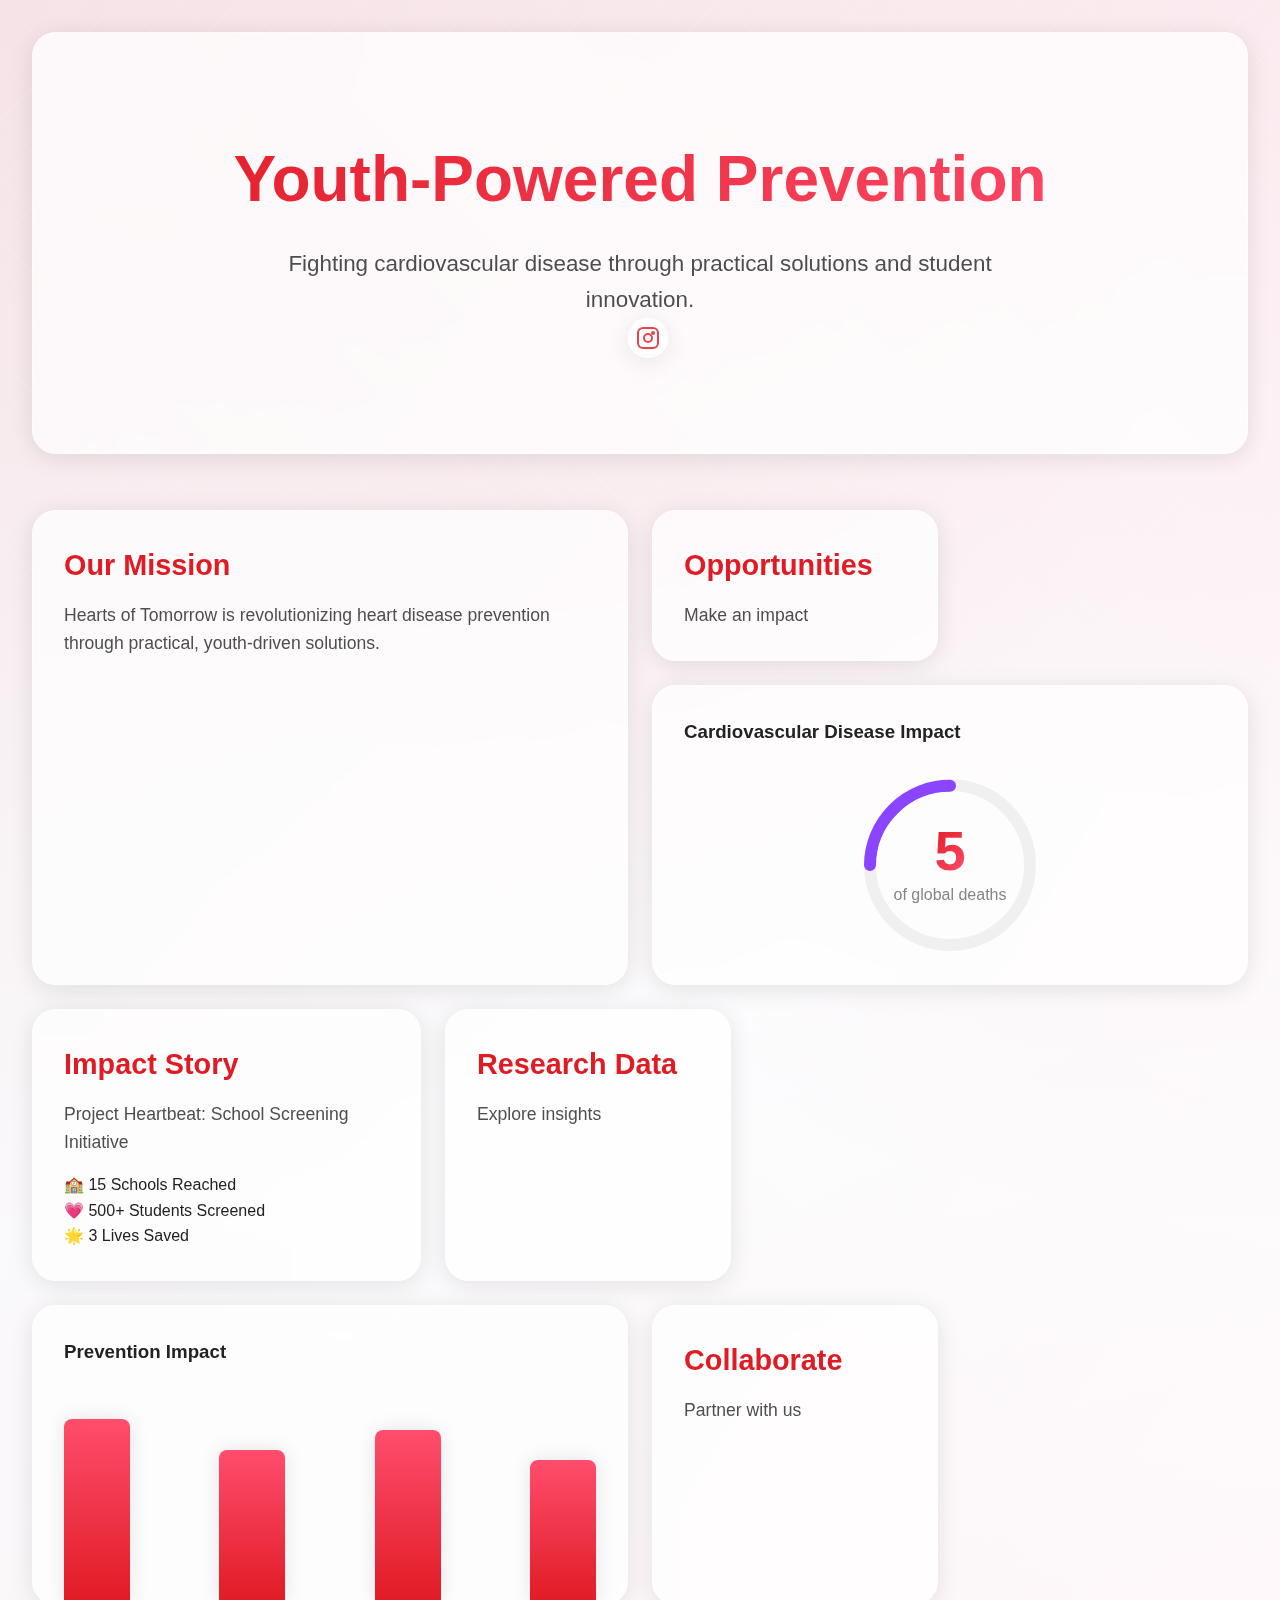
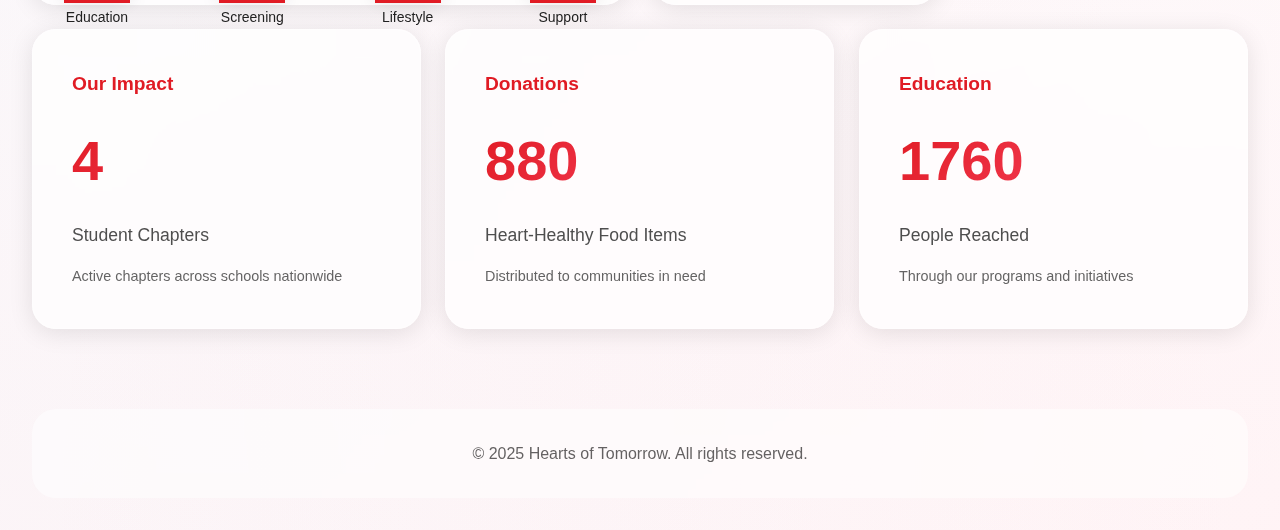
<file: index.html>
<!DOCTYPE html>
<html lang="en">
<head>
  <meta charset="UTF-8" />
  <meta name="viewport" content="width=device-width, initial-scale=1.0"/>
  <title>Hearts of Tomorrow</title>
  <link rel="stylesheet" href="style.css">
</head>
<body>
  <div class="container">
    <section class="hero">
      <h1>Youth-Powered Prevention</h1>
      <p>Fighting cardiovascular disease through practical solutions and student innovation.</p>
      <a href="https://www.instagram.com/heartsoftmrw/" class="social-icon" target="_blank" rel="noopener noreferrer">
        <svg viewBox="0 0 24 24">
          <rect x="2" y="2" width="20" height="20" rx="5" />
          <circle cx="12" cy="12" r="4" />
          <circle cx="17" cy="7" r="1" />
        </svg>
      </a>
    </section>

    <div class="bento-grid">
      <div class="bento-box large">
        <h2>Our Mission</h2>
        <p>Hearts of Tomorrow is revolutionizing heart disease prevention through practical, youth-driven solutions.</p>
      </div>

      <a href="opportunities.html" class="bento-box small">
        <h2>Opportunities</h2>
        <p>Make an impact</p>
      </a>

      <div class="chart-container">
        <h3>Cardiovascular Disease Impact</h3>
        <div class="circle-chart">
          <svg viewBox="0 0 100 100">
            <circle 
              cx="50" 
              cy="50" 
              r="40" 
              fill="none" 
              stroke="#f0f0f0" 
              stroke-width="6"
            />
            <path
              d="M50 10 A40 40 0 0 1 89.6 50"
              fill="none"
              stroke="#8b44ff"
              stroke-width="6"
              stroke-linecap="round"
            />
          </svg>
          <div class="chart-label">
            <div class="metric-value" style="color: #e01b24;">31</div>
            <div class="metric-label">of global deaths</div>
          </div>
        </div>
      </div>

      <div class="bento-box medium">
        <h2>Impact Story</h2>
        <p>Project Heartbeat: School Screening Initiative</p>
        <ul style="list-style: none; margin-top: 1rem;">
          <li>🏫 15 Schools Reached</li>
          <li>💗 500+ Students Screened</li>
          <li>🌟 3 Lives Saved</li>
        </ul>
      </div>

      <a href="datasets.html" class="bento-box small">
        <h2>Research Data</h2>
        <p>Explore insights</p>
      </a>

      <div class="chart-container">
        <h3>Prevention Impact</h3>
        <div class="bar-chart" id="preventionChart">
          <div class="bar" style="height: 90%" data-value="90%" data-label="Education"></div>
          <div class="bar" style="height: 75%" data-value="75%" data-label="Screening"></div>
          <div class="bar" style="height: 85%" data-value="85%" data-label="Lifestyle"></div>
          <div class="bar" style="height: 70%" data-value="70%" data-label="Support"></div>
        </div>
      </div>

      <a href="collaborate.html" class="bento-box small">
        <h2>Collaborate</h2>
        <p>Partner with us</p>
      </a>

      <div class="metric-card large">
        <h3>Our Impact</h3>
        <div class="metric-value" id="chapterCount">25</div>
        <div class="metric-label">Student Chapters</div>
        <p class="metric-description">Active chapters across schools nationwide</p>
      </div>

      <div class="metric-card large">
        <h3>Donations</h3>
        <div class="metric-value" id="donationCount">5000</div>
        <div class="metric-label">Heart-Healthy Food Items</div>
        <p class="metric-description">Distributed to communities in need</p>
      </div>

      <div class="metric-card large">
        <h3>Education</h3>
        <div class="metric-value" id="educationCount">10000</div>
        <div class="metric-label">People Reached</div>
        <p class="metric-description">Through our programs and initiatives</p>
      </div>
    </div>
  </div>

  <footer>
    <p>&copy; 2025 Hearts of Tomorrow. All rights reserved.</p>
  </footer>

  <script>
    document.addEventListener('DOMContentLoaded', function() {
      // Counter animation
      const counters = document.querySelectorAll('.metric-value');
      counters.forEach(counter => {
        const target = parseInt(counter.innerText);
        let count = 0;
        const duration = 2000;
        const increment = target / (duration / 16);

        const updateCount = () => {
          if (count < target) {
            count += increment;
            counter.innerText = Math.round(count);
            requestAnimationFrame(updateCount);
          } else {
            counter.innerText = target;
          }
        };

        updateCount();
      });

      // Initialize circle chart animations
      const circles = document.querySelectorAll('.circle-chart .progress');
      circles.forEach(circle => {
        const percentage = circle.getAttribute('data-percentage');
        const circumference = 2 * Math.PI * 45;
        const offset = circumference - (percentage / 100) * circumference;
        circle.style.strokeDasharray = `${circumference - offset} ${circumference}`;
      });
    });
  </script>
</body>
</html>
</file>
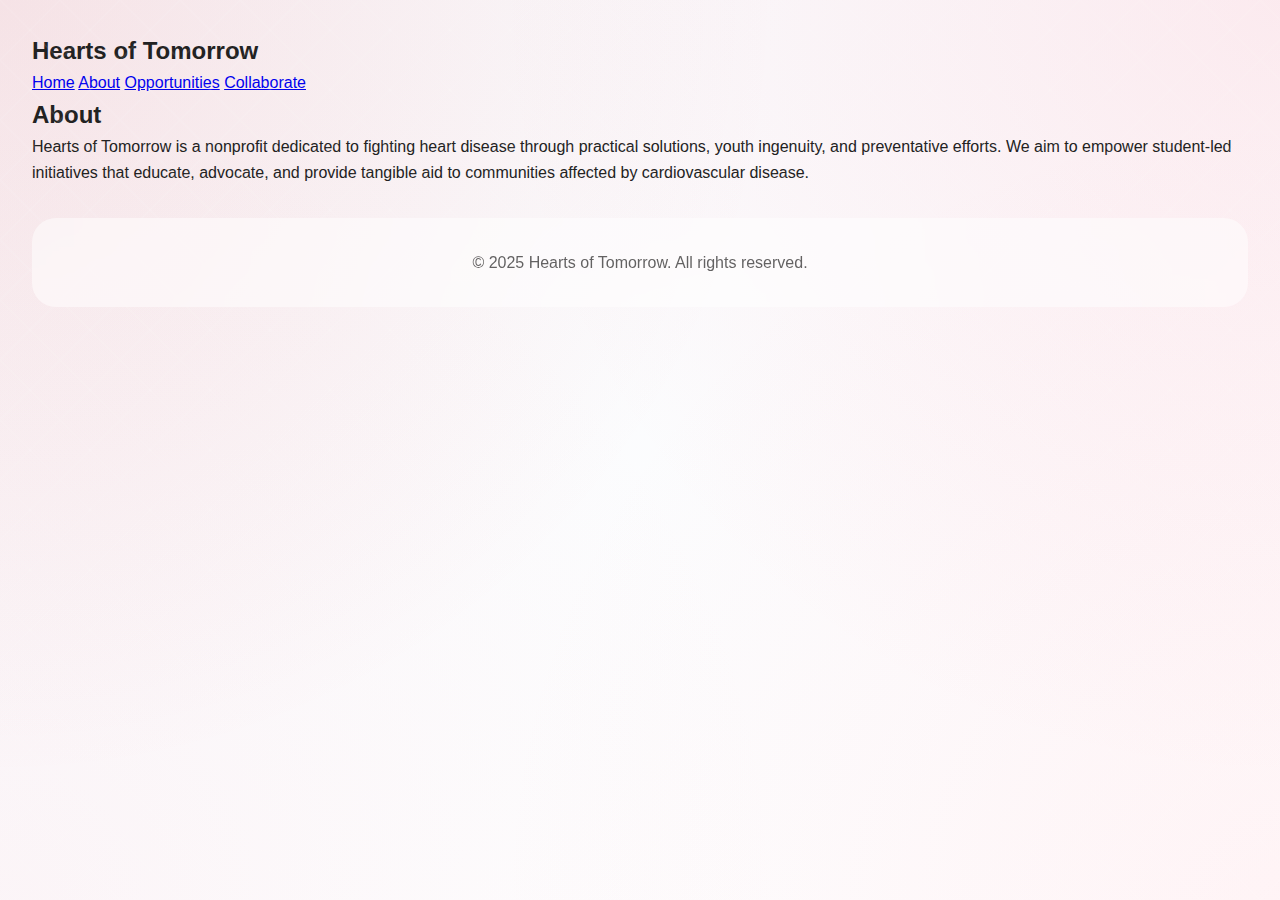
<file: about.html>
<!DOCTYPE html>
<html lang="en">
<head>
  <meta charset="UTF-8" />
  <meta name="viewport" content="width=device-width, initial-scale=1.0"/>
  <title>About | Hearts of Tomorrow</title>
  <link rel="stylesheet" href="style.css">
</head>
<body>
  <header>
    <h2>Hearts of Tomorrow</h2>
    <nav>
      <a href="index.html">Home</a>
      <a href="about.html">About</a>
      <a href="opportunities.html">Opportunities</a>
      <a href="collaborate.html">Collaborate</a>
    </nav>
  </header>

  <section>
    <h2>About</h2>
    <p>Hearts of Tomorrow is a nonprofit dedicated to fighting heart disease through practical solutions, youth ingenuity, and preventative efforts. We aim to empower student-led initiatives that educate, advocate, and provide tangible aid to communities affected by cardiovascular disease.</p>
  </section>

  <footer>
    <p>&copy; 2025 Hearts of Tomorrow. All rights reserved.</p>
  </footer>
</body>
</html>
</file>
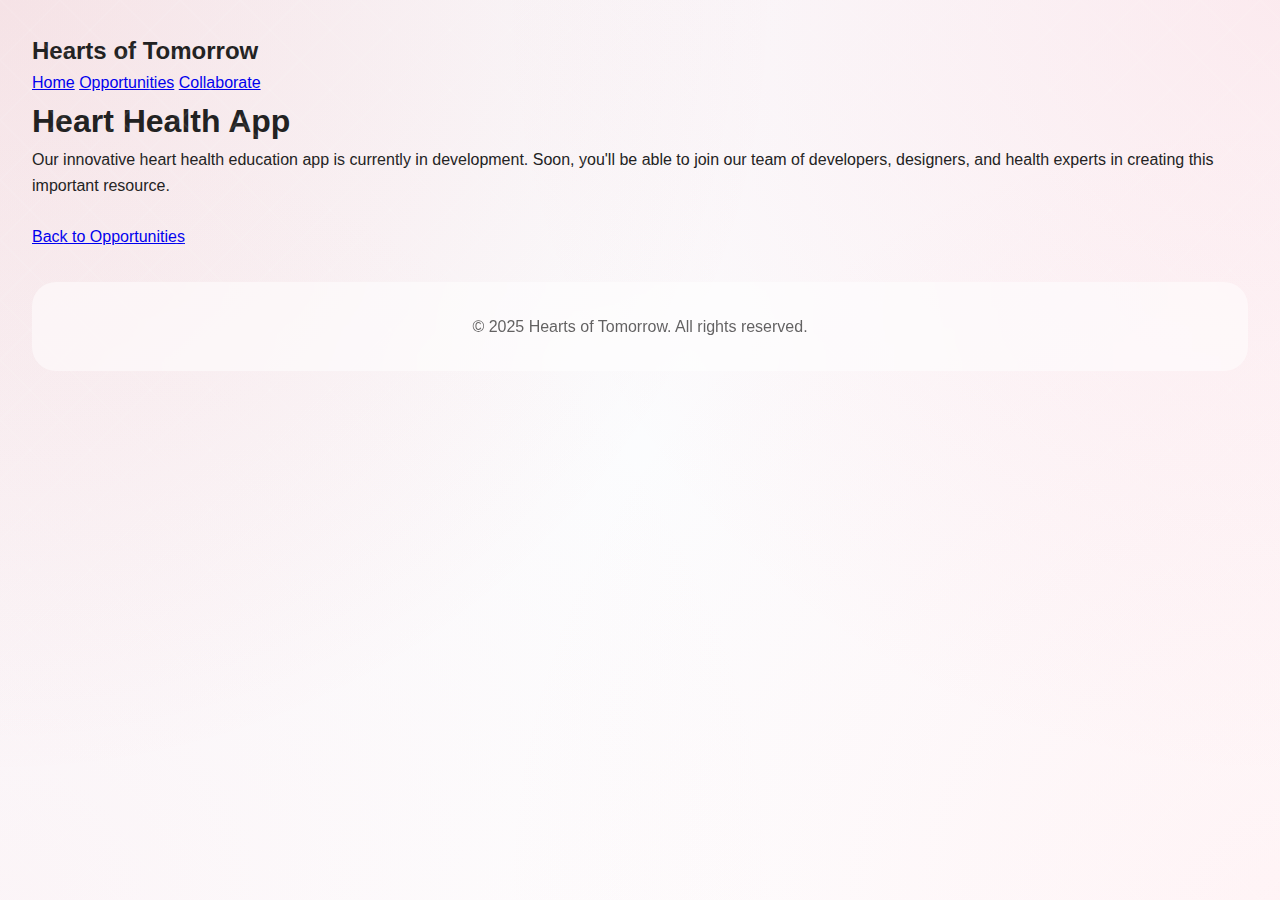
<file: app.html>
<!DOCTYPE html>
<html lang="en">
<head>
  <meta charset="UTF-8" />
  <meta name="viewport" content="width=device-width, initial-scale=1.0"/>
  <title>The App | Hearts of Tomorrow</title>
  <link rel="stylesheet" href="style.css">
</head>
<body>
  <header>
    <h2>Hearts of Tomorrow</h2>
    <nav>
      <a href="index.html">Home</a>
      <a href="opportunities.html">Opportunities</a>
      <a href="collaborate.html">Collaborate</a>
    </nav>
  </header>

  <section class="coming-soon">
    <h1>Heart Health App</h1>
    <p>Our innovative heart health education app is currently in development. Soon, you'll be able to join our team of developers, designers, and health experts in creating this important resource.</p>
    <br>
    <a href="opportunities.html" class="btn">Back to Opportunities</a>
  </section>

  <footer>
    <p>&copy; 2025 Hearts of Tomorrow. All rights reserved.</p>
  </footer>
</body>
</html>
</file>
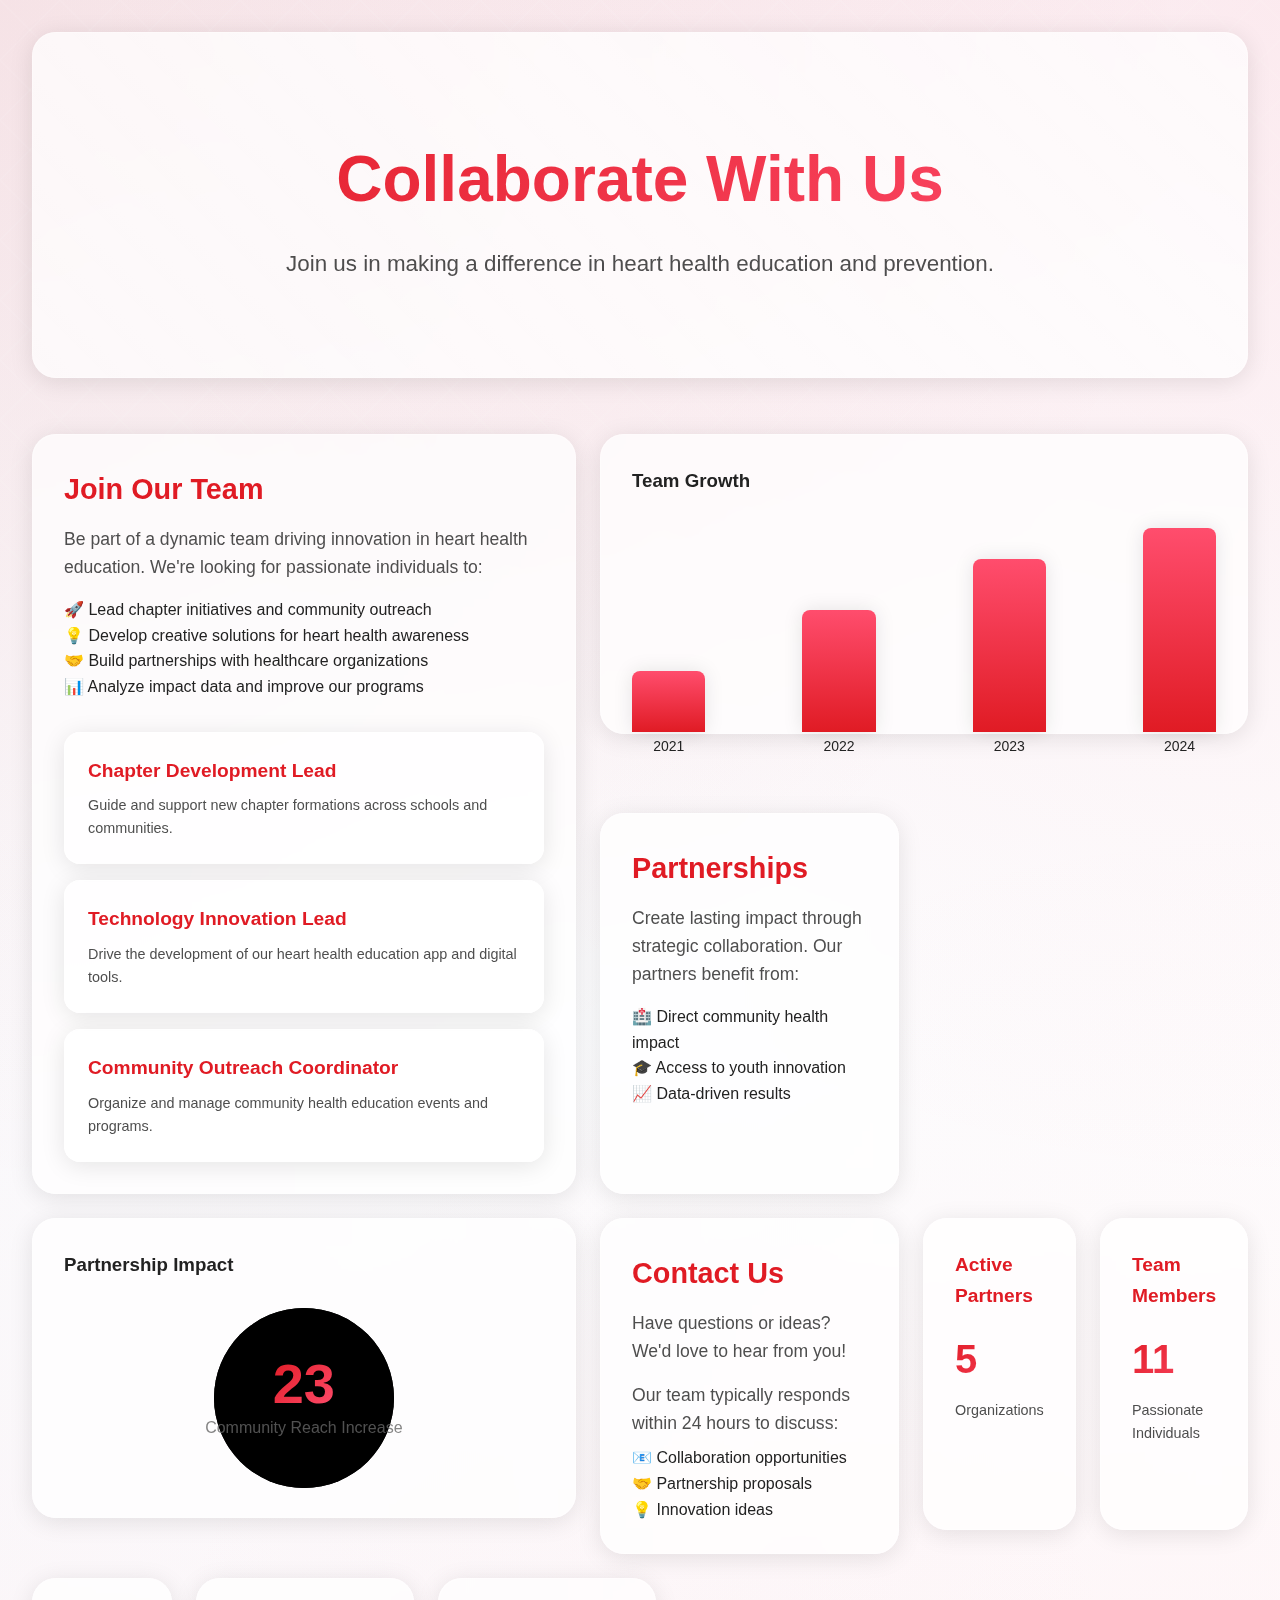
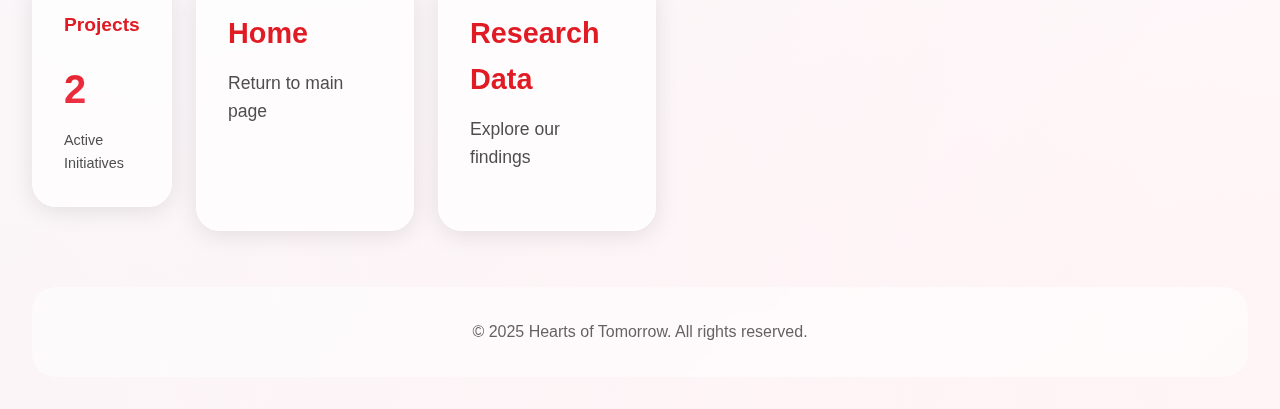
<file: collaborate.html>
<!DOCTYPE html>
<html lang="en">
<head>
  <meta charset="UTF-8" />
  <meta name="viewport" content="width=device-width, initial-scale=1.0"/>
  <title>Collaborate | Hearts of Tomorrow</title>
  <link rel="stylesheet" href="style.css">
</head>
<body>
  <div class="container">
    <section class="hero">
      <h1>Collaborate With Us</h1>
      <p>Join us in making a difference in heart health education and prevention.</p>
    </section>

    <div class="bento-grid">
      <a href="join-team.html" class="bento-box large">
        <h2>Join Our Team</h2>
        <p>Be part of a dynamic team driving innovation in heart health education. We're looking for passionate individuals to:</p>
        <ul style="list-style: none; margin-top: 1rem;">
          <li>🚀 Lead chapter initiatives and community outreach</li>
          <li>💡 Develop creative solutions for heart health awareness</li>
          <li>🤝 Build partnerships with healthcare organizations</li>
          <li>📊 Analyze impact data and improve our programs</li>
        </ul>
        <div class="positions-grid">
          <div class="position-card">
            <h3>Chapter Development Lead</h3>
            <p>Guide and support new chapter formations across schools and communities.</p>
          </div>
          <div class="position-card">
            <h3>Technology Innovation Lead</h3>
            <p>Drive the development of our heart health education app and digital tools.</p>
          </div>
          <div class="position-card">
            <h3>Community Outreach Coordinator</h3>
            <p>Organize and manage community health education events and programs.</p>
          </div>
        </div>
      </a>

      <div class="chart-container">
        <h3>Team Growth</h3>
        <div class="bar-chart" id="teamGrowthChart">
          <div class="bar" style="height: 30%" data-value="5" data-label="2021"></div>
          <div class="bar" style="height: 60%" data-value="12" data-label="2022"></div>
          <div class="bar" style="height: 85%" data-value="24" data-label="2023"></div>
          <div class="bar" style="height: 100%" data-value="35" data-label="2024"></div>
        </div>
      </div>

      <a href="partnerships.html" class="bento-box medium">
        <h2>Partnerships</h2>
        <p>Create lasting impact through strategic collaboration. Our partners benefit from:</p>
        <ul style="list-style: none; margin-top: 1rem;">
          <li>🏥 Direct community health impact</li>
          <li>🎓 Access to youth innovation</li>
          <li>📈 Data-driven results</li>
        </ul>
      </a>

      <div class="chart-container">
        <h3>Partnership Impact</h3>
        <div class="circle-chart" id="partnershipChart">
          <svg viewBox="0 0 100 100">
            <circle class="background" cx="50" cy="50" r="45"/>
            <circle class="progress" cx="50" cy="50" r="45" data-percentage="75"/>
          </svg>
          <div class="chart-label">
            <div class="metric-value">75%</div>
            <div class="metric-label">Community Reach Increase</div>
          </div>
        </div>
      </div>

      <a href="contact.html" class="bento-box medium">
        <h2>Contact Us</h2>
        <p>Have questions or ideas? We'd love to hear from you!</p>
        <p style="margin-top: 1rem;">Our team typically responds within 24 hours to discuss:</p>
        <ul style="list-style: none; margin-top: 0.5rem;">
          <li>📧 Collaboration opportunities</li>
          <li>🤝 Partnership proposals</li>
          <li>💡 Innovation ideas</li>
        </ul>
      </a>

      <div class="metric-card">
        <h3>Active Partners</h3>
        <div class="metric-value" id="partnerCount">15</div>
        <div class="metric-label">Organizations</div>
      </div>

      <div class="metric-card">
        <h3>Team Members</h3>
        <div class="metric-value" id="teamCount">35</div>
        <div class="metric-label">Passionate Individuals</div>
      </div>

      <div class="metric-card">
        <h3>Projects</h3>
        <div class="metric-value" id="projectCount">8</div>
        <div class="metric-label">Active Initiatives</div>
      </div>

      <a href="index.html" class="bento-box small">
        <h2>Home</h2>
        <p>Return to main page</p>
      </a>

      <a href="datasets.html" class="bento-box small">
        <h2>Research Data</h2>
        <p>Explore our findings</p>
      </a>
    </div>
  </div>

  <footer>
    <p>&copy; 2025 Hearts of Tomorrow. All rights reserved.</p>
  </footer>

  <script>
    document.addEventListener('DOMContentLoaded', function() {
      // Initialize circle chart
      const circle = document.querySelector('.circle-chart .progress');
      const percentage = circle.getAttribute('data-percentage');
      const circumference = 2 * Math.PI * 45;
      circle.style.strokeDasharray = `${(percentage * circumference) / 100} ${circumference}`;

      // Counter animation
      const counters = document.querySelectorAll('.metric-value');
      counters.forEach(counter => {
        const target = parseInt(counter.innerText);
        let count = 0;
        const duration = 2000;
        const increment = target / (duration / 16);

        const updateCount = () => {
          if (count < target) {
            count += increment;
            counter.innerText = Math.round(count);
            requestAnimationFrame(updateCount);
          } else {
            counter.innerText = target;
          }
        };

        updateCount();
      });
    });
  </script>
</body>
</html>
</file>
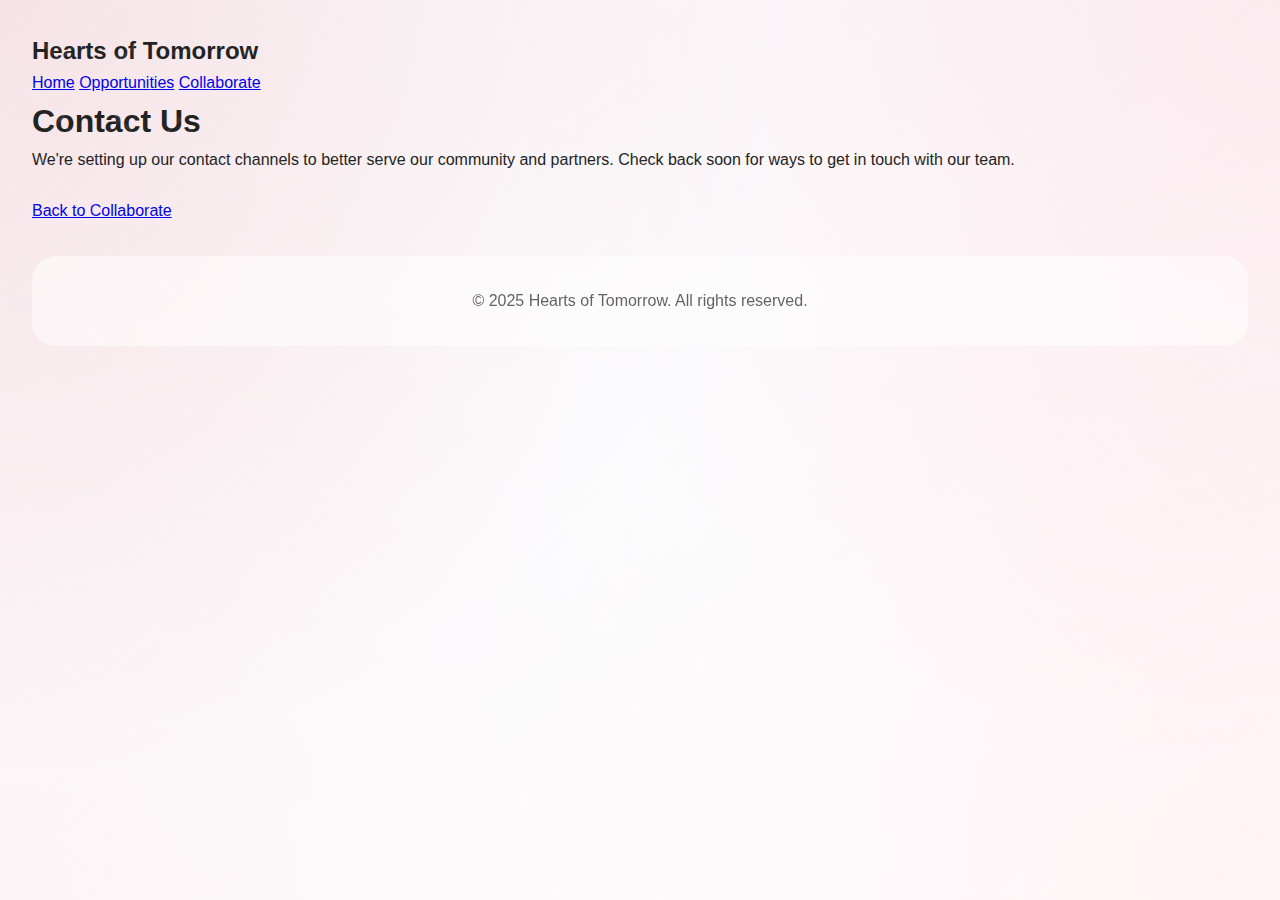
<file: contact.html>
<!DOCTYPE html>
<html lang="en">
<head>
  <meta charset="UTF-8" />
  <meta name="viewport" content="width=device-width, initial-scale=1.0"/>
  <title>Contact Us | Hearts of Tomorrow</title>
  <link rel="stylesheet" href="style.css">
</head>
<body>
  <header>
    <h2>Hearts of Tomorrow</h2>
    <nav>
      <a href="index.html">Home</a>
      <a href="opportunities.html">Opportunities</a>
      <a href="collaborate.html">Collaborate</a>
    </nav>
  </header>

  <section class="coming-soon">
    <h1>Contact Us</h1>
    <p>We're setting up our contact channels to better serve our community and partners. Check back soon for ways to get in touch with our team.</p>
    <br>
    <a href="collaborate.html" class="btn">Back to Collaborate</a>
  </section>

  <footer>
    <p>&copy; 2025 Hearts of Tomorrow. All rights reserved.</p>
  </footer>
</body>
</html>
</file>
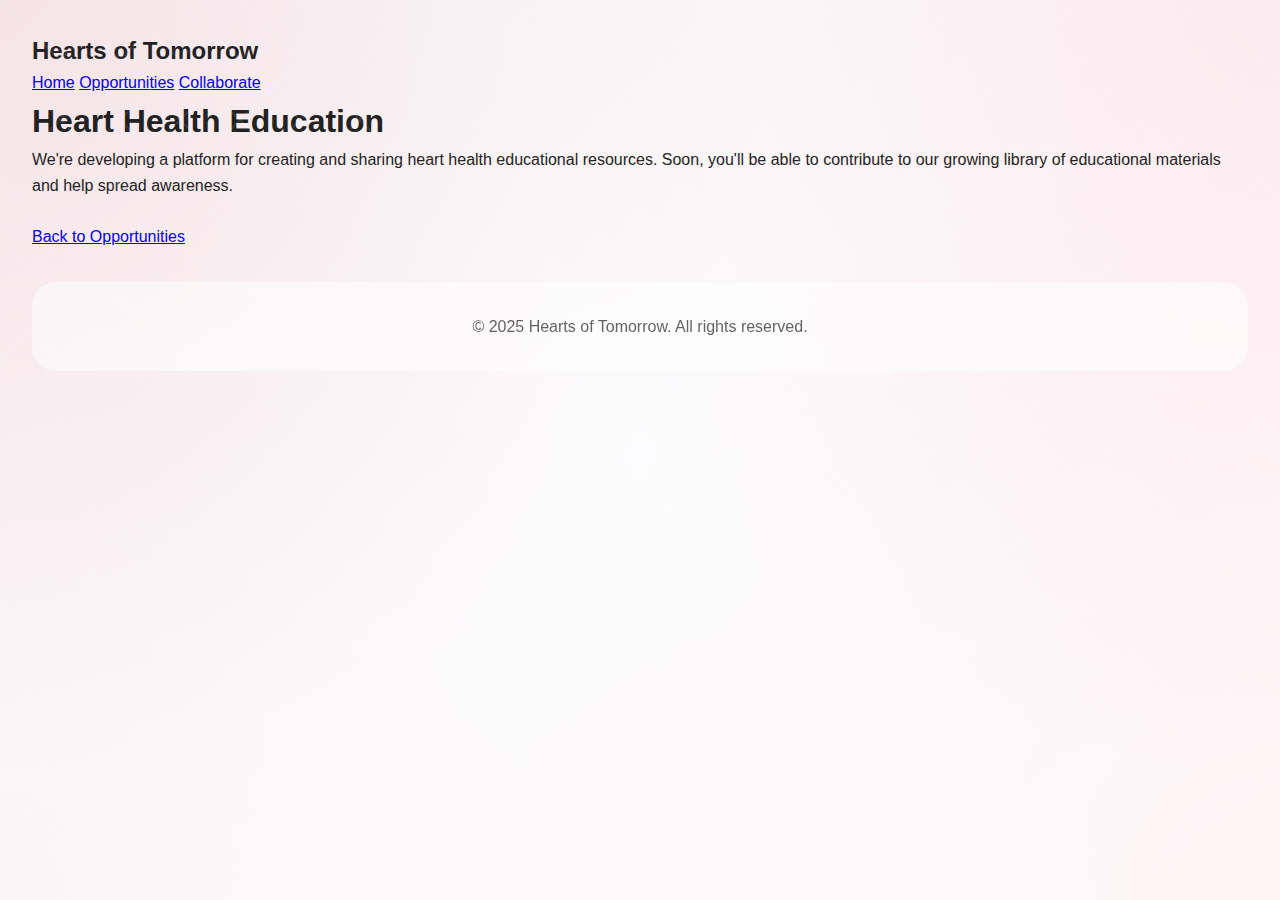
<file: education.html>
<!DOCTYPE html>
<html lang="en">
<head>
  <meta charset="UTF-8" />
  <meta name="viewport" content="width=device-width, initial-scale=1.0"/>
  <title>Heart Education | Hearts of Tomorrow</title>
  <link rel="stylesheet" href="style.css">
</head>
<body>
  <header>
    <h2>Hearts of Tomorrow</h2>
    <nav>
      <a href="index.html">Home</a>
      <a href="opportunities.html">Opportunities</a>
      <a href="collaborate.html">Collaborate</a>
    </nav>
  </header>

  <section class="coming-soon">
    <h1>Heart Health Education</h1>
    <p>We're developing a platform for creating and sharing heart health educational resources. Soon, you'll be able to contribute to our growing library of educational materials and help spread awareness.</p>
    <br>
    <a href="opportunities.html" class="btn">Back to Opportunities</a>
  </section>

  <footer>
    <p>&copy; 2025 Hearts of Tomorrow. All rights reserved.</p>
  </footer>
</body>
</html>
</file>
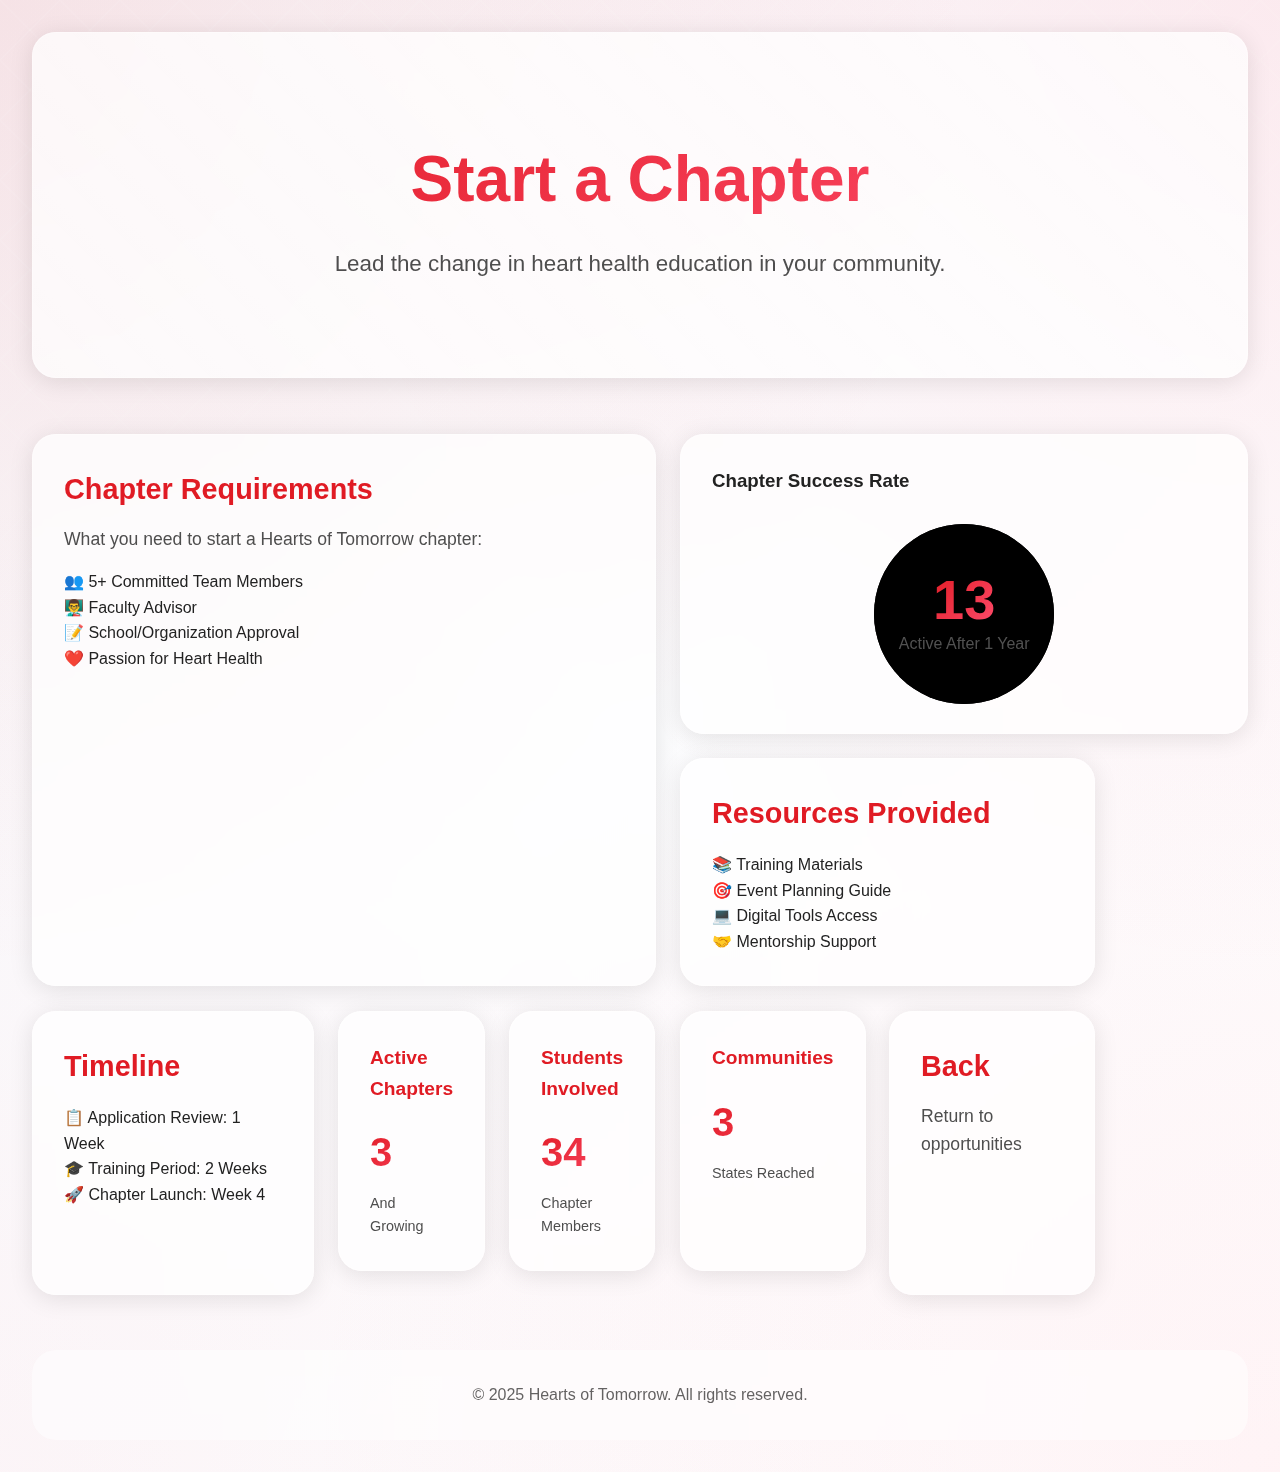
<file: open-chapter.html>
<!DOCTYPE html>
<html lang="en">
<head>
  <meta charset="UTF-8" />
  <meta name="viewport" content="width=device-width, initial-scale=1.0"/>
  <title>Open a Chapter | Hearts of Tomorrow</title>
  <link rel="stylesheet" href="style.css">
</head>
<body>
  <div class="container">
    <section class="hero">
      <h1>Start a Chapter</h1>
      <p>Lead the change in heart health education in your community.</p>
    </section>

    <div class="bento-grid">
      <div class="bento-box large">
        <h2>Chapter Requirements</h2>
        <p>What you need to start a Hearts of Tomorrow chapter:</p>
        <ul style="list-style: none; margin-top: 1rem;">
          <li>👥 5+ Committed Team Members</li>
          <li>👨‍🏫 Faculty Advisor</li>
          <li>📝 School/Organization Approval</li>
          <li>❤️ Passion for Heart Health</li>
        </ul>
      </div>

      <div class="chart-container">
        <h3>Chapter Success Rate</h3>
        <div class="circle-chart" id="successChart">
          <svg viewBox="0 0 100 100">
            <circle class="background" cx="50" cy="50" r="45"/>
            <circle class="progress" cx="50" cy="50" r="45" data-percentage="92"/>
          </svg>
          <div class="chart-label">
            <div class="metric-value">92%</div>
            <div class="metric-label">Active After 1 Year</div>
          </div>
        </div>
      </div>

      <div class="bento-box medium">
        <h2>Resources Provided</h2>
        <ul style="list-style: none; margin-top: 1rem;">
          <li>📚 Training Materials</li>
          <li>🎯 Event Planning Guide</li>
          <li>💻 Digital Tools Access</li>
          <li>🤝 Mentorship Support</li>
        </ul>
      </div>

      <div class="bento-box medium">
        <h2>Timeline</h2>
        <ul style="list-style: none; margin-top: 1rem;">
          <li>📋 Application Review: 1 Week</li>
          <li>🎓 Training Period: 2 Weeks</li>
          <li>🚀 Chapter Launch: Week 4</li>
        </ul>
      </div>

      <div class="metric-card">
        <h3>Active Chapters</h3>
        <div class="metric-value" id="chapterCount">25</div>
        <div class="metric-label">And Growing</div>
      </div>

      <div class="metric-card">
        <h3>Students Involved</h3>
        <div class="metric-value" id="studentCount">250</div>
        <div class="metric-label">Chapter Members</div>
      </div>

      <div class="metric-card">
        <h3>Communities</h3>
        <div class="metric-value" id="communityCount">20</div>
        <div class="metric-label">States Reached</div>
      </div>

      <a href="opportunities.html" class="bento-box small">
        <h2>Back</h2>
        <p>Return to opportunities</p>
      </a>
    </div>
  </div>

  <footer>
    <p>&copy; 2025 Hearts of Tomorrow. All rights reserved.</p>
  </footer>

  <script>
    document.addEventListener('DOMContentLoaded', function() {
      // Initialize circle chart
      const circle = document.querySelector('.circle-chart .progress');
      const percentage = circle.getAttribute('data-percentage');
      const circumference = 2 * Math.PI * 45;
      circle.style.strokeDasharray = `${(percentage * circumference) / 100} ${circumference}`;

      // Counter animation
      const counters = document.querySelectorAll('.metric-value');
      counters.forEach(counter => {
        const target = parseInt(counter.innerText);
        let count = 0;
        const duration = 2000;
        const increment = target / (duration / 16);

        const updateCount = () => {
          if (count < target) {
            count += increment;
            counter.innerText = Math.round(count);
            requestAnimationFrame(updateCount);
          } else {
            counter.innerText = target;
          }
        };

        updateCount();
      });
    });
  </script>
</body>
</html>
</file>
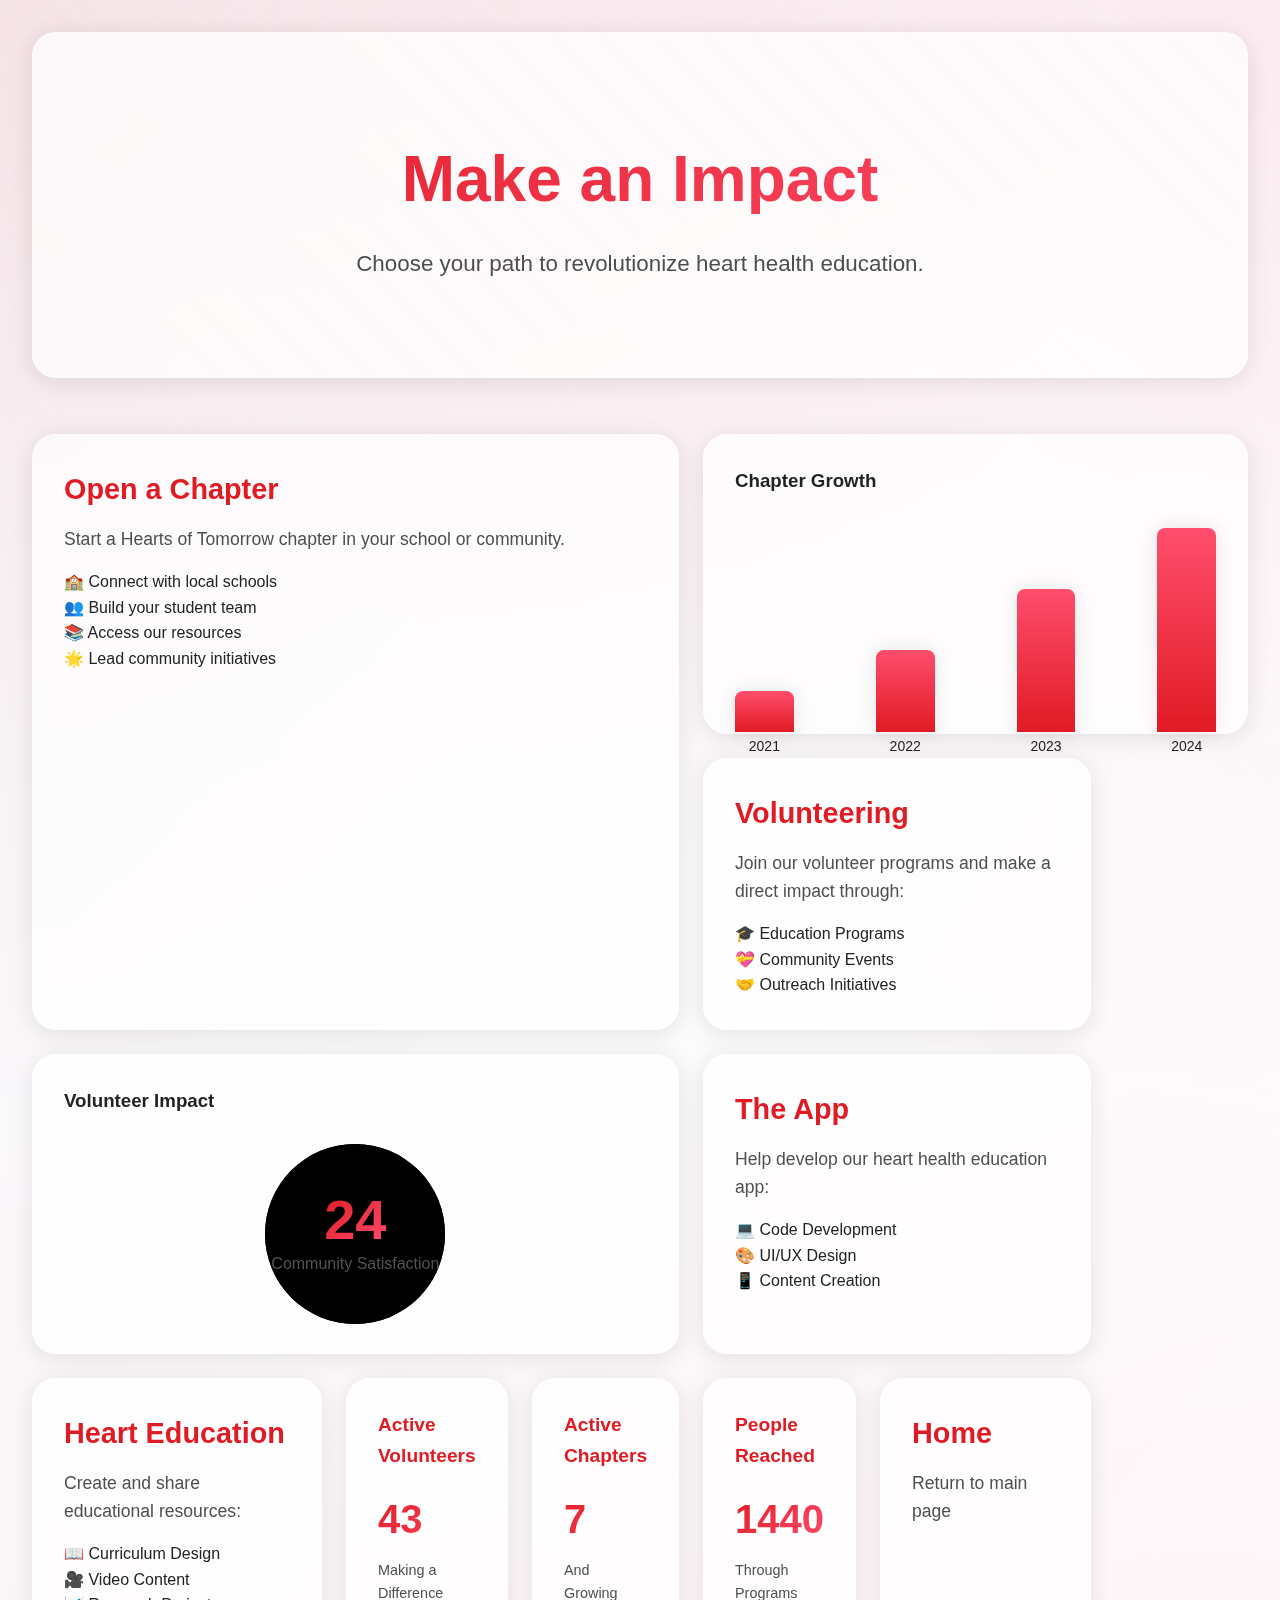
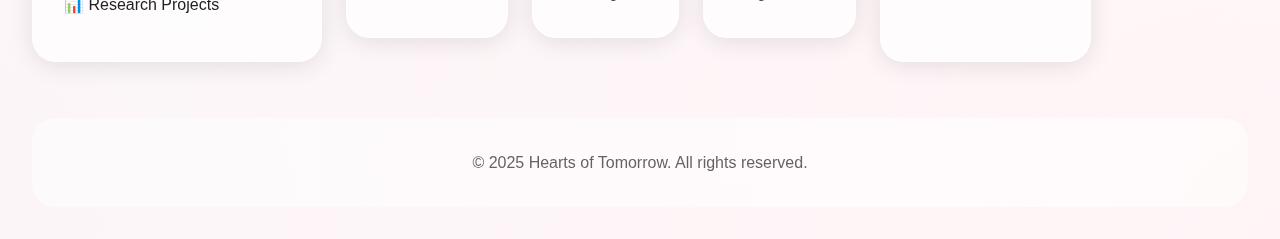
<file: opportunities.html>
<!DOCTYPE html>
<html lang="en">
<head>
  <meta charset="UTF-8" />
  <meta name="viewport" content="width=device-width, initial-scale=1.0"/>
  <title>Opportunities | Hearts of Tomorrow</title>
  <link rel="stylesheet" href="style.css">
</head>
<body>
  <div class="container">
    <section class="hero">
      <h1>Make an Impact</h1>
      <p>Choose your path to revolutionize heart health education.</p>
    </section>

    <div class="bento-grid">
      <a href="open-chapter.html" class="bento-box large">
        <h2>Open a Chapter</h2>
        <p>Start a Hearts of Tomorrow chapter in your school or community.</p>
        <ul style="list-style: none; margin-top: 1rem;">
          <li>🏫 Connect with local schools</li>
          <li>👥 Build your student team</li>
          <li>📚 Access our resources</li>
          <li>🌟 Lead community initiatives</li>
        </ul>
      </a>

      <div class="chart-container">
        <h3>Chapter Growth</h3>
        <div class="bar-chart" id="chapterGrowthChart">
          <div class="bar" style="height: 20%" data-value="3" data-label="2021"></div>
          <div class="bar" style="height: 40%" data-value="8" data-label="2022"></div>
          <div class="bar" style="height: 70%" data-value="15" data-label="2023"></div>
          <div class="bar" style="height: 100%" data-value="25" data-label="2024"></div>
        </div>
      </div>

      <a href="volunteering.html" class="bento-box medium">
        <h2>Volunteering</h2>
        <p>Join our volunteer programs and make a direct impact through:</p>
        <ul style="list-style: none; margin-top: 1rem;">
          <li>🎓 Education Programs</li>
          <li>💝 Community Events</li>
          <li>🤝 Outreach Initiatives</li>
        </ul>
      </a>

      <div class="chart-container">
        <h3>Volunteer Impact</h3>
        <div class="circle-chart" id="volunteerChart">
          <svg viewBox="0 0 100 100">
            <circle class="background" cx="50" cy="50" r="45"/>
            <circle class="progress" cx="50" cy="50" r="45" data-percentage="85"/>
          </svg>
          <div class="chart-label">
            <div class="metric-value">85%</div>
            <div class="metric-label">Community Satisfaction</div>
          </div>
        </div>
      </div>

      <a href="app.html" class="bento-box medium">
        <h2>The App</h2>
        <p>Help develop our heart health education app:</p>
        <ul style="list-style: none; margin-top: 1rem;">
          <li>💻 Code Development</li>
          <li>🎨 UI/UX Design</li>
          <li>📱 Content Creation</li>
        </ul>
      </a>

      <a href="education.html" class="bento-box medium">
        <h2>Heart Education</h2>
        <p>Create and share educational resources:</p>
        <ul style="list-style: none; margin-top: 1rem;">
          <li>📖 Curriculum Design</li>
          <li>🎥 Video Content</li>
          <li>📊 Research Projects</li>
        </ul>
      </a>

      <div class="metric-card">
        <h3>Active Volunteers</h3>
        <div class="metric-value" id="volunteerCount">150</div>
        <div class="metric-label">Making a Difference</div>
      </div>

      <div class="metric-card">
        <h3>Active Chapters</h3>
        <div class="metric-value" id="activeChapters">25</div>
        <div class="metric-label">And Growing</div>
      </div>

      <div class="metric-card">
        <h3>People Reached</h3>
        <div class="metric-value" id="peopleReached">5000</div>
        <div class="metric-label">Through Programs</div>
      </div>

      <a href="index.html" class="bento-box small">
        <h2>Home</h2>
        <p>Return to main page</p>
      </a>
    </div>
  </div>

  <footer>
    <p>&copy; 2025 Hearts of Tomorrow. All rights reserved.</p>
  </footer>

  <script>
    document.addEventListener('DOMContentLoaded', function() {
      // Initialize circle chart
      const circle = document.querySelector('.circle-chart .progress');
      const percentage = circle.getAttribute('data-percentage');
      const circumference = 2 * Math.PI * 45;
      circle.style.strokeDasharray = `${(percentage * circumference) / 100} ${circumference}`;

      // Counter animation
      const counters = document.querySelectorAll('.metric-value');
      counters.forEach(counter => {
        const target = parseInt(counter.innerText);
        let count = 0;
        const duration = 2000;
        const increment = target / (duration / 16);

        const updateCount = () => {
          if (count < target) {
            count += increment;
            counter.innerText = Math.round(count);
            requestAnimationFrame(updateCount);
          } else {
            counter.innerText = target;
          }
        };

        updateCount();
      });
    });
  </script>
</body>
</html>
</file>
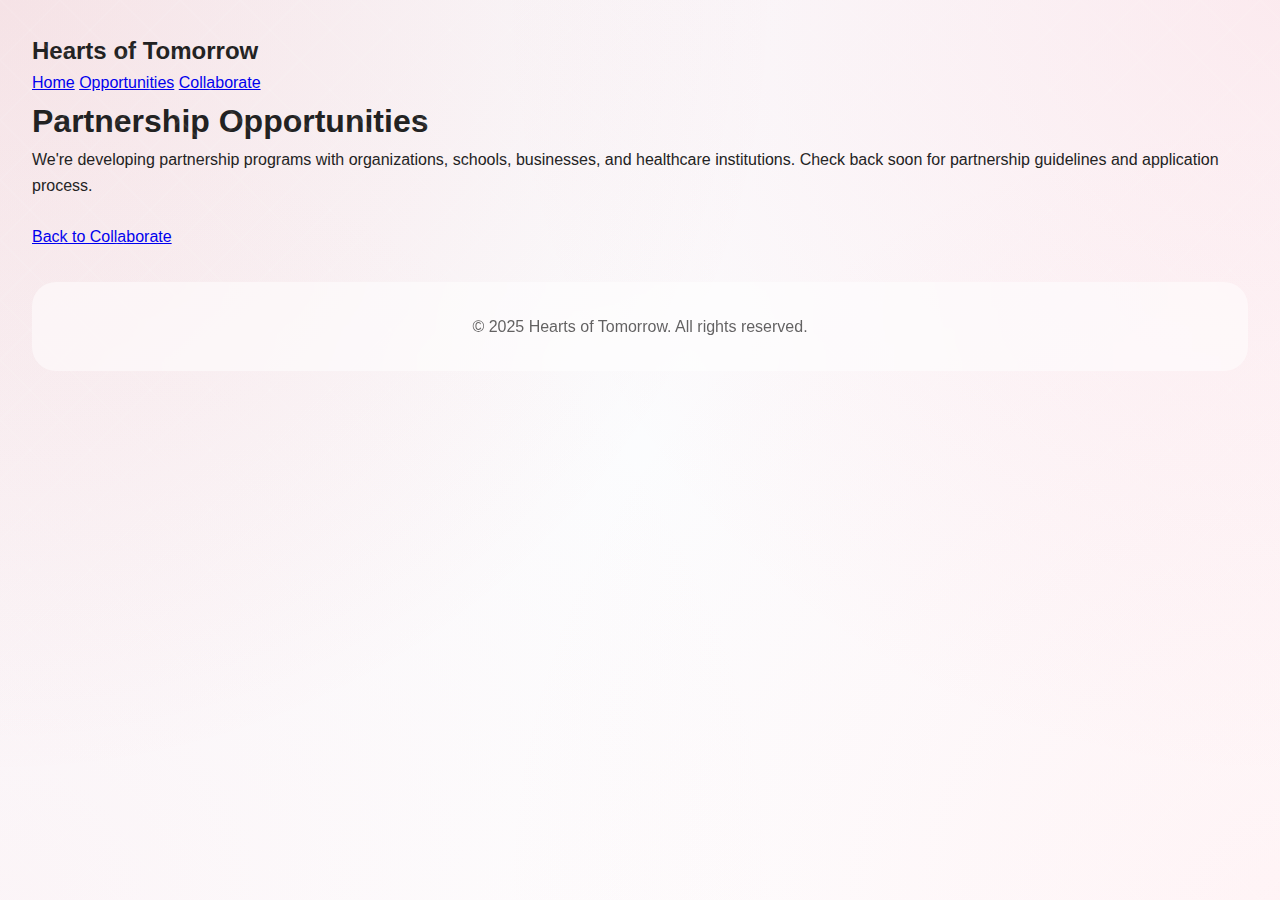
<file: partherships.html>
<!DOCTYPE html>
<html lang="en">
<head>
  <meta charset="UTF-8" />
  <meta name="viewport" content="width=device-width, initial-scale=1.0"/>
  <title>Partnerships | Hearts of Tomorrow</title>
  <link rel="stylesheet" href="style.css">
</head>
<body>
  <header>
    <h2>Hearts of Tomorrow</h2>
    <nav>
      <a href="index.html">Home</a>
      <a href="opportunities.html">Opportunities</a>
      <a href="collaborate.html">Collaborate</a>
    </nav>
  </header>

  <section class="coming-soon">
    <h1>Partnership Opportunities</h1>
    <p>We're developing partnership programs with organizations, schools, businesses, and healthcare institutions. Check back soon for partnership guidelines and application process.</p>
    <br>
    <a href="collaborate.html" class="btn">Back to Collaborate</a>
  </section>

  <footer>
    <p>&copy; 2025 Hearts of Tomorrow. All rights reserved.</p>
  </footer>
</body>
</html>
</file>
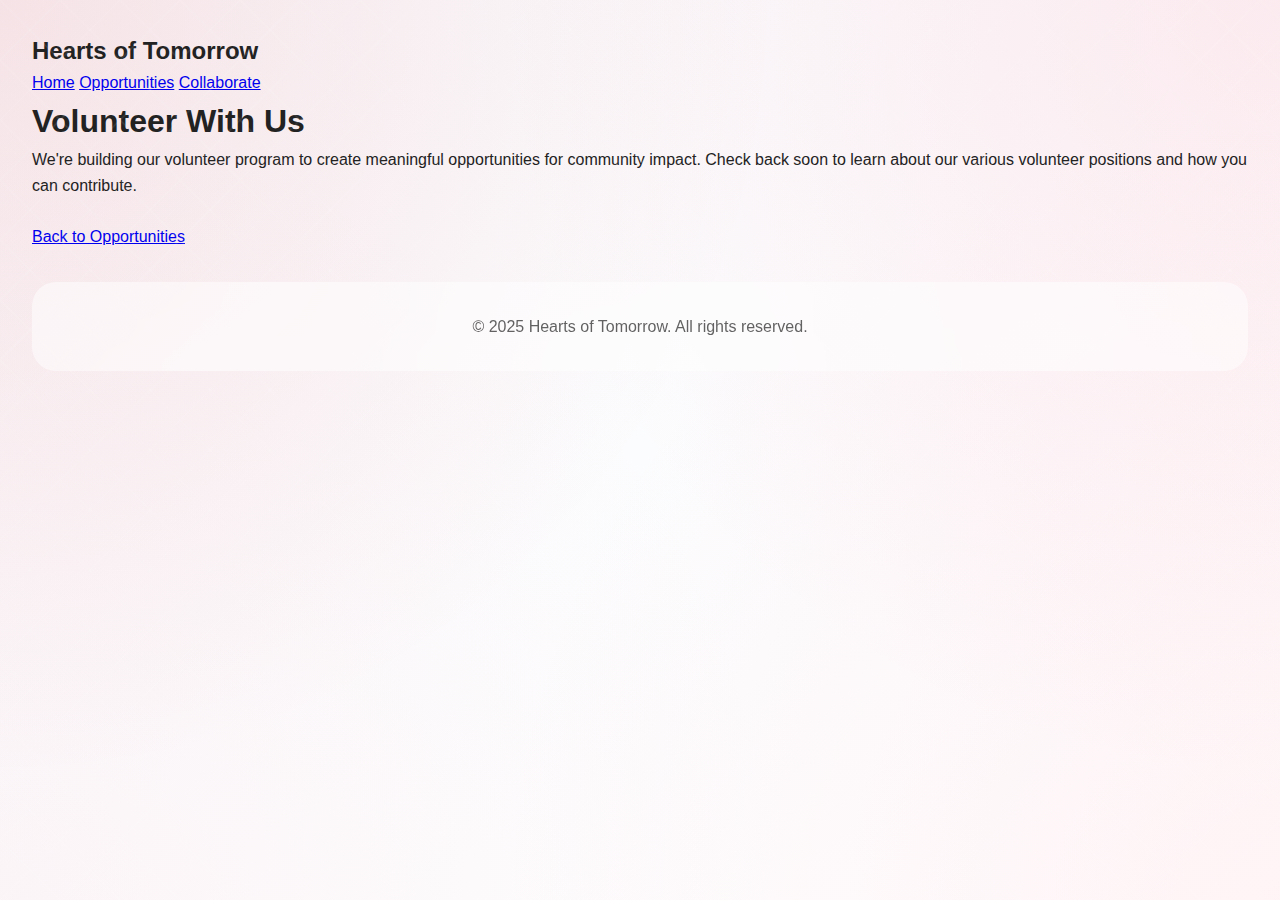
<file: volunteering.html>
<!DOCTYPE html>
<html lang="en">
<head>
  <meta charset="UTF-8" />
  <meta name="viewport" content="width=device-width, initial-scale=1.0"/>
  <title>Volunteering | Hearts of Tomorrow</title>
  <link rel="stylesheet" href="style.css">
</head>
<body>
  <header>
    <h2>Hearts of Tomorrow</h2>
    <nav>
      <a href="index.html">Home</a>
      <a href="opportunities.html">Opportunities</a>
      <a href="collaborate.html">Collaborate</a>
    </nav>
  </header>

  <section class="coming-soon">
    <h1>Volunteer With Us</h1>
    <p>We're building our volunteer program to create meaningful opportunities for community impact. Check back soon to learn about our various volunteer positions and how you can contribute.</p>
    <br>
    <a href="opportunities.html" class="btn">Back to Opportunities</a>
  </section>

  <footer>
    <p>&copy; 2025 Hearts of Tomorrow. All rights reserved.</p>
  </footer>
</body>
</html>
</file>
<file: style.css>
:root {
    --primary: #e01b24;
    --primary-glow: rgba(224, 27, 36, 0.15);
    --secondary: #ff4d6d;
    --tertiary: #ff8fa3;
    --accent: #ffb3c1;
    --light: rgba(255, 255, 255, 0.95);
    --glass: rgba(255, 255, 255, 0.7);
    --gray: #f8f9fc;
    --text: #222222;
    --shadow: rgba(0, 0, 0, 0.1);
    --radius: 24px;
    --transition: all 0.3s ease;
    --chart-height: 300px;
}

* {
    margin: 0;
    padding: 0;
    box-sizing: border-box;
    font-family: 'Inter', -apple-system, BlinkMacSystemFont, 'Segoe UI', Roboto, sans-serif;
}

body {
    color: var(--text);
    line-height: 1.6;
    padding: 2rem;
    background: 
        radial-gradient(circle at 0% 0%, rgba(224, 27, 36, 0.1) 0%, transparent 50%),
        radial-gradient(circle at 100% 0%, rgba(255, 77, 109, 0.1) 0%, transparent 50%),
        radial-gradient(circle at 100% 100%, rgba(255, 143, 163, 0.1) 0%, transparent 50%),
        radial-gradient(circle at 0% 100%, rgba(255, 179, 193, 0.1) 0%, transparent 50%),
        linear-gradient(to bottom right, #f8f9fc, #ffffff);
    position: relative;
    overflow-x: hidden;
    min-height: 100vh;
}

body::before {
    content: '';
    position: fixed;
    top: 0;
    left: 0;
    right: 0;
    bottom: 0;
    background: 
        linear-gradient(45deg, transparent 48%, rgba(255, 255, 255, 0.1) 50%, transparent 52%),
        linear-gradient(-45deg, transparent 48%, rgba(255, 255, 255, 0.1) 50%, transparent 52%);
    background-size: 60px 60px;
    pointer-events: none;
    animation: gridShine 6s linear infinite;
}

@keyframes gridShine {
    0% {
        background-position: 0 0;
    }
    100% {
        background-position: 60px 60px;
    }
}

.container {
    max-width: 1400px;
    margin: 0 auto;
    position: relative;
}

.bento-grid {
    display: grid;
    grid-template-columns: repeat(12, 1fr);
    gap: 1.5rem;
    padding: 1.5rem 0;
}

.bento-box {
    background: var(--glass);
    border-radius: var(--radius);
    padding: 2rem;
    box-shadow: 
        0 4px 24px var(--shadow),
        inset 0 0 0 1px rgba(255, 255, 255, 0.3);
    transition: var(--transition);
    text-decoration: none;
    color: var(--text);
    position: relative;
    overflow: hidden;
    backdrop-filter: blur(10px);
    transform-style: preserve-3d;
    transform: perspective(1000px) translateZ(0);
}

.bento-box::before {
    content: '';
    position: absolute;
    inset: 0;
    background: linear-gradient(
        120deg,
        transparent 20%,
        rgba(255, 255, 255, 0.4) 25%,
        transparent 30%
    );
    transform: translateX(-100%);
    transition: transform 0.7s;
}

.bento-box:hover {
    transform: perspective(1000px) translateZ(20px);
    box-shadow: 
        0 8px 32px var(--shadow),
        0 0 20px var(--primary-glow),
        inset 0 0 0 1px rgba(255, 255, 255, 0.5);
}

.bento-box:hover::before {
    transform: translateX(100%);
}

.bento-box.large {
    grid-column: span 6;
    grid-row: span 2;
}

.bento-box.medium {
    grid-column: span 4;
}

.bento-box.small {
    grid-column: span 3;
}

.bento-box h1 {
    font-size: 2.5rem;
    margin-bottom: 1rem;
    background: linear-gradient(135deg, var(--primary), #ff7b7d);
    -webkit-background-clip: text;
    -webkit-text-fill-color: transparent;
}

.bento-box h2 {
    font-size: 1.8rem;
    margin-bottom: 0.8rem;
    color: var(--primary);
}

.bento-box p {
    font-size: 1.1rem;
    color: var(--text);
    opacity: 0.8;
}

.bento-box img {
    width: 100%;
    height: 200px;
    object-fit: cover;
    border-radius: calc(var(--radius) - 8px);
    margin-bottom: 1rem;
}

.chart-container {
    grid-column: span 6;
    height: var(--chart-height);
    background: var(--glass);
    border-radius: var(--radius);
    padding: 2rem;
    box-shadow: 
        0 4px 24px var(--shadow),
        inset 0 0 0 1px rgba(255, 255, 255, 0.3);
    backdrop-filter: blur(10px);
    transform-style: preserve-3d;
    transform: perspective(1000px) translateZ(0);
    transition: transform 0.3s ease;
}

.chart-container:hover {
    transform: perspective(1000px) translateZ(20px);
}

.circle-chart {
    width: 100%;
    height: 100%;
    display: flex;
    align-items: center;
    justify-content: center;
    position: relative;
    padding: 2rem;
}

.circle-chart svg {
    width: 200px;
    height: 200px;
    transform: rotate(-90deg);
}

.chart-label {
    position: absolute;
    text-align: center;
    top: 50%;
    left: 50%;
    transform: translate(-50%, -50%);
    z-index: 1;
    display: flex;
    flex-direction: column;
    align-items: center;
}

.chart-label .metric-value {
    font-size: 3.5rem;
    font-weight: 700;
    margin-bottom: 0.2rem;
    line-height: 1;
}

.chart-label .metric-label {
    font-size: 1rem;
    color: #666;
    white-space: nowrap;
}

.bar-chart {
    width: 100%;
    height: 100%;
    display: flex;
    align-items: flex-end;
    justify-content: space-between;
    padding-top: 2rem;
}

.bar-chart .bar {
    width: calc(100% / 7 - 10px);
    background: linear-gradient(to top, var(--primary), var(--secondary));
    border-radius: 8px 8px 0 0;
    transition: all 0.3s ease;
    position: relative;
    cursor: pointer;
    box-shadow: 0 0 20px rgba(0, 0, 0, 0.1);
}

.bar-chart .bar::before {
    content: attr(data-value);
    position: absolute;
    top: -25px;
    left: 50%;
    transform: translateX(-50%);
    font-size: 0.875rem;
    color: var(--text);
    opacity: 0;
    transition: all 0.3s ease;
}

.bar-chart .bar::after {
    content: attr(data-label);
    position: absolute;
    bottom: -25px;
    left: 50%;
    transform: translateX(-50%);
    font-size: 0.875rem;
    color: var(--text);
    white-space: nowrap;
}

.bar-chart .bar:hover {
    transform: scaleY(1.05);
    box-shadow: 
        0 0 20px var(--primary-glow),
        0 0 40px rgba(76, 110, 245, 0.2);
}

.bar-chart .bar:hover::before {
    opacity: 1;
    top: -30px;
}

.hero {
    text-align: center;
    padding: 6rem 2rem;
    background: var(--glass);
    border-radius: var(--radius);
    margin-bottom: 2rem;
    position: relative;
    overflow: hidden;
    backdrop-filter: blur(10px);
    box-shadow: 
        0 4px 24px var(--shadow),
        inset 0 0 0 1px rgba(255, 255, 255, 0.3);
}

.hero::before {
    content: '';
    position: absolute;
    inset: 0;
    background: linear-gradient(
        45deg,
        transparent,
        rgba(255, 255, 255, 0.2),
        transparent
    );
    animation: shine 6s linear infinite;
}

@keyframes shine {
    0% {
        transform: translateX(-200%) rotate(45deg);
    }
    100% {
        transform: translateX(200%) rotate(45deg);
    }
}

.hero h1 {
    font-size: 4rem;
    margin-bottom: 1rem;
    background: linear-gradient(135deg, var(--primary), var(--secondary));
    -webkit-background-clip: text;
    -webkit-text-fill-color: transparent;
    position: relative;
    animation: float 6s ease-in-out infinite;
}

@keyframes float {
    0%, 100% {
        transform: translateY(0);
    }
    50% {
        transform: translateY(-10px);
    }
}

.hero p {
    font-size: 1.4rem;
    max-width: 800px;
    margin: 0 auto;
    opacity: 0.8;
}

.toggle-button {
    width: 60px;
    height: 30px;
    background: rgba(0, 0, 0, 0.1);
    border-radius: 15px;
    padding: 3px;
    position: relative;
    cursor: pointer;
    transition: var(--transition);
    margin-top: 1rem;
}

.toggle-button.active {
    background: linear-gradient(to right, var(--primary), var(--secondary));
}

.toggle-button::before {
    content: '';
    position: absolute;
    width: 24px;
    height: 24px;
    background: white;
    border-radius: 50%;
    left: 3px;
    transition: var(--transition);
    box-shadow: 0 2px 5px rgba(0, 0, 0, 0.2);
}

.toggle-button.active::before {
    left: 33px;
}

.metric-card {
    background: var(--glass);
    border-radius: var(--radius);
    padding: 2rem;
    box-shadow: 
        0 4px 24px var(--shadow),
        inset 0 0 0 1px rgba(255, 255, 255, 0.3);
    backdrop-filter: blur(10px);
    margin-bottom: 1.5rem;
    transition: var(--transition);
    transform-style: preserve-3d;
    transform: perspective(1000px) translateZ(0);
}

.metric-card:hover {
    transform: perspective(1000px) translateZ(20px);
}

.metric-card h3 {
    color: var(--primary);
    margin-bottom: 1rem;
    font-size: 1.2rem;
}

.metric-value {
    font-size: 2.5rem;
    font-weight: bold;
    background: linear-gradient(135deg, var(--primary), var(--secondary));
    -webkit-background-clip: text;
    -webkit-text-fill-color: transparent;
    margin-bottom: 0.5rem;
}

.metric-label {
    font-size: 0.9rem;
    color: var(--text);
    opacity: 0.8;
}

.metric-card.large {
    grid-column: span 4;
    padding: 2.5rem;
}

.metric-card.large .metric-value {
    font-size: 3.5rem;
    margin-bottom: 1rem;
}

.metric-card.large .metric-label {
    font-size: 1.1rem;
    margin-bottom: 1rem;
}

.metric-card .metric-description {
    font-size: 0.9rem;
    opacity: 0.7;
    margin-top: 1rem;
}

footer {
    text-align: center;
    padding: 2rem;
    color: var(--text);
    opacity: 0.7;
    margin-top: 2rem;
    background: var(--glass);
    backdrop-filter: blur(10px);
    border-radius: var(--radius);
}

/* Position cards styles */
.positions-grid {
    display: grid;
    grid-template-columns: repeat(auto-fit, minmax(250px, 1fr));
    gap: 1rem;
    margin-top: 2rem;
}

.position-card {
    background: var(--glass);
    border-radius: calc(var(--radius) - 8px);
    padding: 1.5rem;
    box-shadow: 
        0 4px 24px var(--shadow),
        inset 0 0 0 1px rgba(255, 255, 255, 0.3);
    transition: var(--transition);
    transform: translateZ(0);
}

.position-card:hover {
    transform: translateY(-5px);
    box-shadow: 
        0 8px 32px var(--shadow),
        0 0 20px var(--primary-glow),
        inset 0 0 0 1px rgba(255, 255, 255, 0.5);
}

.position-card h3 {
    color: var(--primary);
    margin-bottom: 0.5rem;
    font-size: 1.2rem;
}

.position-card p {
    font-size: 0.9rem;
    opacity: 0.8;
}

/* Globe container styles */
#globeContainer {
    width: 100%;
    height: 300px;
    position: relative;
}

#globeContainer canvas {
    position: absolute;
    top: 50%;
    left: 50%;
    transform: translate(-50%, -50%);
}

/* Remove old dataset styles */
.dataset-grid {
    display: none;
}

.dataset-box {
    display: none;
}

/* Add flowchart styles */
.flowchart {
    grid-column: span 6;
    background: var(--glass);
    border-radius: var(--radius);
    padding: 2rem;
    box-shadow: 
        0 4px 24px var(--shadow),
        inset 0 0 0 1px rgba(255, 255, 255, 0.3);
    backdrop-filter: blur(10px);
    position: relative;
    min-height: 300px;
}

.flowchart-item {
    background: var(--glass);
    border-radius: 12px;
    padding: 1rem;
    box-shadow: 
        0 4px 24px var(--shadow),
        inset 0 0 0 1px rgba(255, 255, 255, 0.3);
    position: relative;
    transition: var(--transition);
    margin: 1rem 0;
    display: flex;
    align-items: center;
    gap: 1rem;
}

.flowchart-item:hover {
    transform: translateY(-2px);
    box-shadow: 
        0 8px 32px var(--shadow),
        0 0 20px var(--primary-glow),
        inset 0 0 0 1px rgba(255, 255, 255, 0.5);
}

.flowchart-arrow {
    position: absolute;
    width: 2px;
    background: linear-gradient(to bottom, var(--primary), var(--secondary));
    left: 50%;
    transform: translateX(-50%);
}

.flowchart-arrow::after {
    content: '';
    position: absolute;
    bottom: -8px;
    left: 50%;
    transform: translateX(-50%);
    border-left: 6px solid transparent;
    border-right: 6px solid transparent;
    border-top: 8px solid var(--secondary);
}

/* Social icon styles */
.social-icon {
    display: inline-flex;
    align-items: center;
    justify-content: center;
    width: 40px;
    height: 40px;
    border-radius: 50%;
    background: var(--glass);
    box-shadow: 
        0 4px 24px var(--shadow),
        inset 0 0 0 1px rgba(255, 255, 255, 0.3);
    transition: var(--transition);
    margin-left: 1rem;
}

.social-icon:hover {
    transform: translateY(-2px);
    box-shadow: 
        0 8px 32px var(--shadow),
        0 0 20px var(--primary-glow),
        inset 0 0 0 1px rgba(255, 255, 255, 0.5);
}

.social-icon svg {
    width: 24px;
    height: 24px;
    fill: none;
    stroke: var(--primary);
    stroke-width: 2;
    transition: var(--transition);
}

.social-icon:hover svg {
    stroke: var(--secondary);
}

/* Pie chart styles update */
.pie-chart {
    position: relative;
    width: 100%;
    height: 100%;
    display: flex;
    align-items: center;
    justify-content: space-between;
}

.pie-chart svg {
    width: 200px;
    height: 200px;
    transform: rotate(-90deg);
}

.pie-chart .segment {
    transition: all 0.3s ease;
    cursor: pointer;
}

.pie-chart .segment.cvd {
    fill: var(--primary);
    transform-origin: center;
    transform: rotate(0deg);
}

.pie-chart .segment.cancer {
    fill: var(--secondary);
    transform-origin: center;
    transform: rotate(120deg);
}

.pie-chart .segment.respiratory {
    fill: var(--tertiary);
    transform-origin: center;
    transform: rotate(240deg);
}

.chart-legend {
    padding-left: 2rem;
    display: flex;
    flex-direction: column;
    gap: 0.8rem;
}

.legend-item {
    display: flex;
    align-items: center;
    font-size: 0.9rem;
    transition: opacity 0.3s ease;
    cursor: pointer;
}

.legend-item:hover {
    opacity: 0.8;
}

.color-dot {
    width: 12px;
    height: 12px;
    border-radius: 50%;
    margin-right: 8px;
}

.color-dot.cvd {
    background: var(--primary);
}

.color-dot.cancer {
    background: var(--secondary);
}

.color-dot.respiratory {
    background: var(--tertiary);
}

/* Globe container and physician metrics styles */
.globe-container {
    display: flex;
    align-items: flex-start;
    gap: 2rem;
    height: 100%;
}

.physician-metrics {
    flex: 1;
    padding: 1rem;
    background: rgba(255, 255, 255, 0.1);
    border-radius: var(--radius);
    backdrop-filter: blur(10px);
}

.physician-metrics h4 {
    color: var(--primary);
    margin-bottom: 1rem;
    font-size: 1.1rem;
}

.metric-list {
    list-style: none;
    margin: 0;
    padding: 0;
}

.metric-list li {
    display: grid;
    grid-template-columns: 2fr 1fr 2fr;
    gap: 1rem;
    margin-bottom: 0.8rem;
    font-size: 0.9rem;
    align-items: center;
}

.metric-list .region {
    font-weight: bold;
}

.metric-list .value {
    color: var(--primary);
    font-weight: bold;
    text-align: right;
}

.metric-list .unit {
    color: var(--text);
    opacity: 0.7;
    font-size: 0.8rem;
}

.source {
    font-size: 0.8rem;
    opacity: 0.6;
    margin-top: 1rem;
    font-style: italic;
}
</file>
